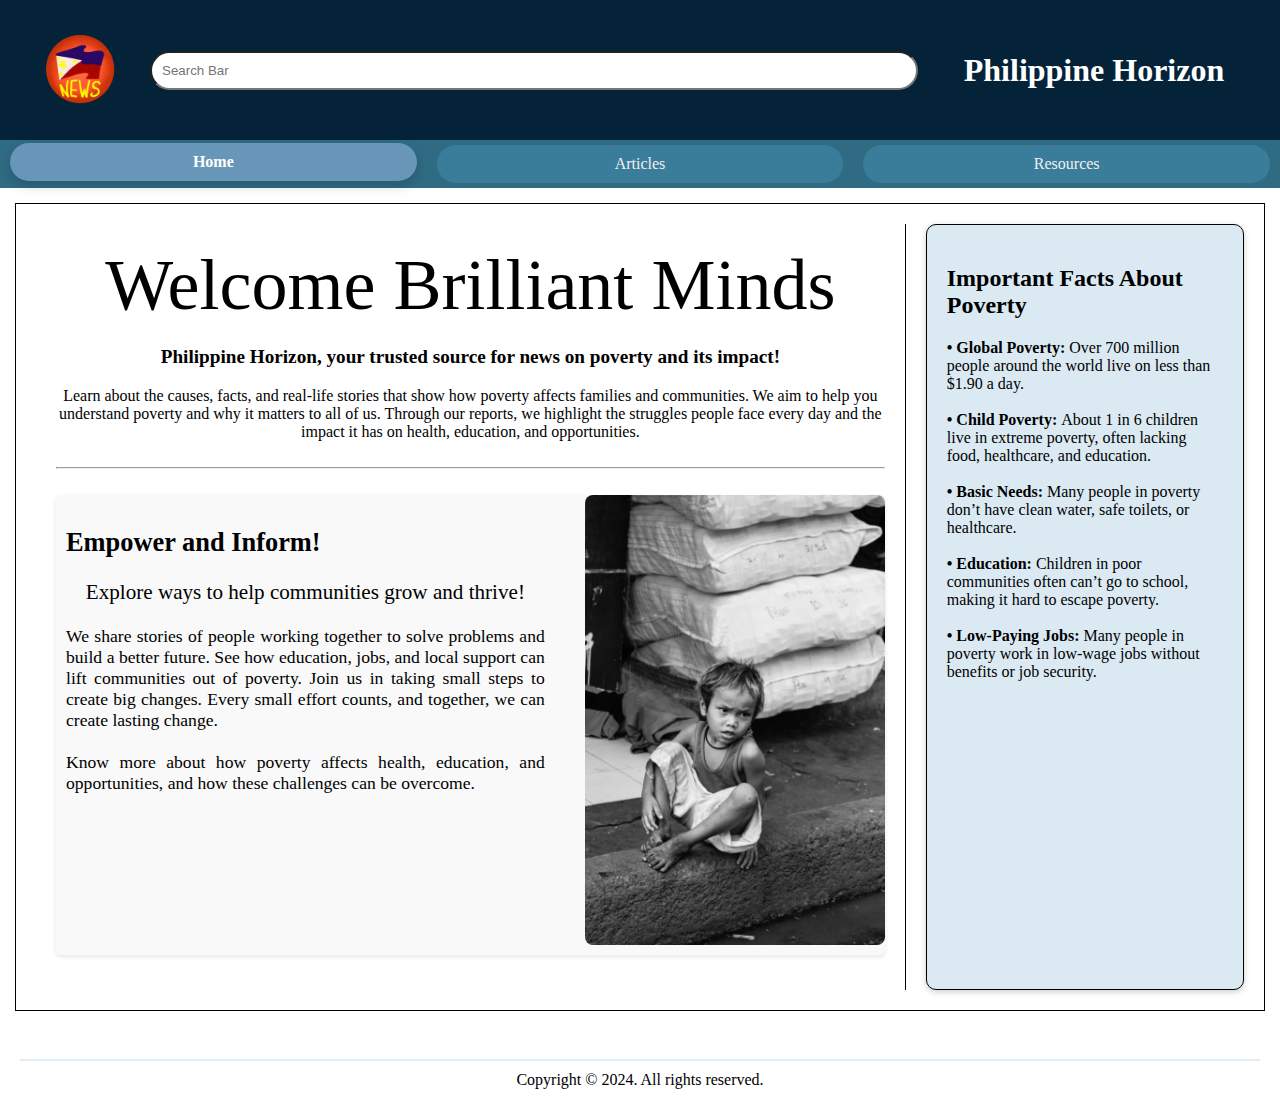
<file: index.html>
<!DOCTYPE html>
<html>
	<head>
		<title>News Line Report</title>
		<link rel="icon" href="Images/logo.png">
		<link rel="stylesheet" type="text/css" href="CSS/style.css">
		<meta charset="UTF-8">
		<meta name="author" content="Group 6">
		<meta name="keywords" content="PROJECT">
		<meta name="date-submitted" content="11-28-2024">
		<meta name="icon" content ="Images/logo.png">
	</head>
	<body>
		<header class="topmost">
			<img src="Images/logo.png" alt="WEBSITE LOGO" width="100px" height="100px">
			<input type="text" placeholder="Search Bar" class="search-bar">
			<h1>Philippine Horizon</h1>
		</header>
		<nav>
			<ul>
				<li><a class="active" href="#">Home</a></li>
				<li><a href="Articleholder.html">Articles</a></li>
				<li><a href="Resources.html">Resources</a></li>	
			</ul>
		</nav>
		<section class="container">
			<section class="main-content">
				<div class = "first" >
					<div class = "head" > Welcome Brilliant Minds </div>
					<div>
						 <p> <strong>Philippine Horizon, your trusted source for news on poverty and its impact! </strong> </p>
						 Learn about the causes, facts, and real-life stories that show how poverty affects families and communities.
						 We aim to help you understand poverty and why it matters to all of us.
						 Through our reports, we highlight the struggles people face every day and the impact it has on health, education, and opportunities.
					</div>
				</div>
				
				 <br> <hr> <br>
				
				<img class = "sidepic" src = "Images/sidepic.jpg" alt = "SIDE PICTURE" width = "300px" height = "450px">
				
				<div class = "second">
					<h2> Empower and Inform! </h2>
					<div>
						<p> Explore ways to help communities grow and thrive! </p>
						 We share stories of people working together to solve problems and build a better future.
						 See how education, jobs, and local support can lift communities out of poverty.
						 Join us in taking small steps to create big changes.
						 Every small effort counts, and together, we can create lasting change.
						 
						 <br> <br>
						 Know more about how poverty affects health, education, and opportunities, and how these challenges can be overcome.
					</div>
				</div>
			</section>
			<aside>
				<h2> Important Facts About Poverty </h2>
				<div> <strong> • Global Poverty: </strong> Over 700 million people around the world live on less than $1.90 a day.</div>
				<br>
				<div> <strong> • Child Poverty: </strong> About 1 in 6 children live in extreme poverty, often lacking food, healthcare, and education.</div>
				<br>
				<div> <strong> • Basic Needs: </strong> Many people in poverty don’t have clean water, safe toilets, or healthcare.</div>
				<br>
				<div> <strong> • Education: </strong> Children in poor communities often can’t go to school, making it hard to escape poverty.</div>
				<br>
				<div> <strong> • Low-Paying Jobs: </strong> Many people in poverty work in low-wage jobs without benefits or job security.</div>
				
				<br>
			</aside>				
		</section>
		<footer>
			<hr>
			<span>Copyright &copy; 2024. All rights reserved.</span>
		</footer>
	</body>
</html>
</file>
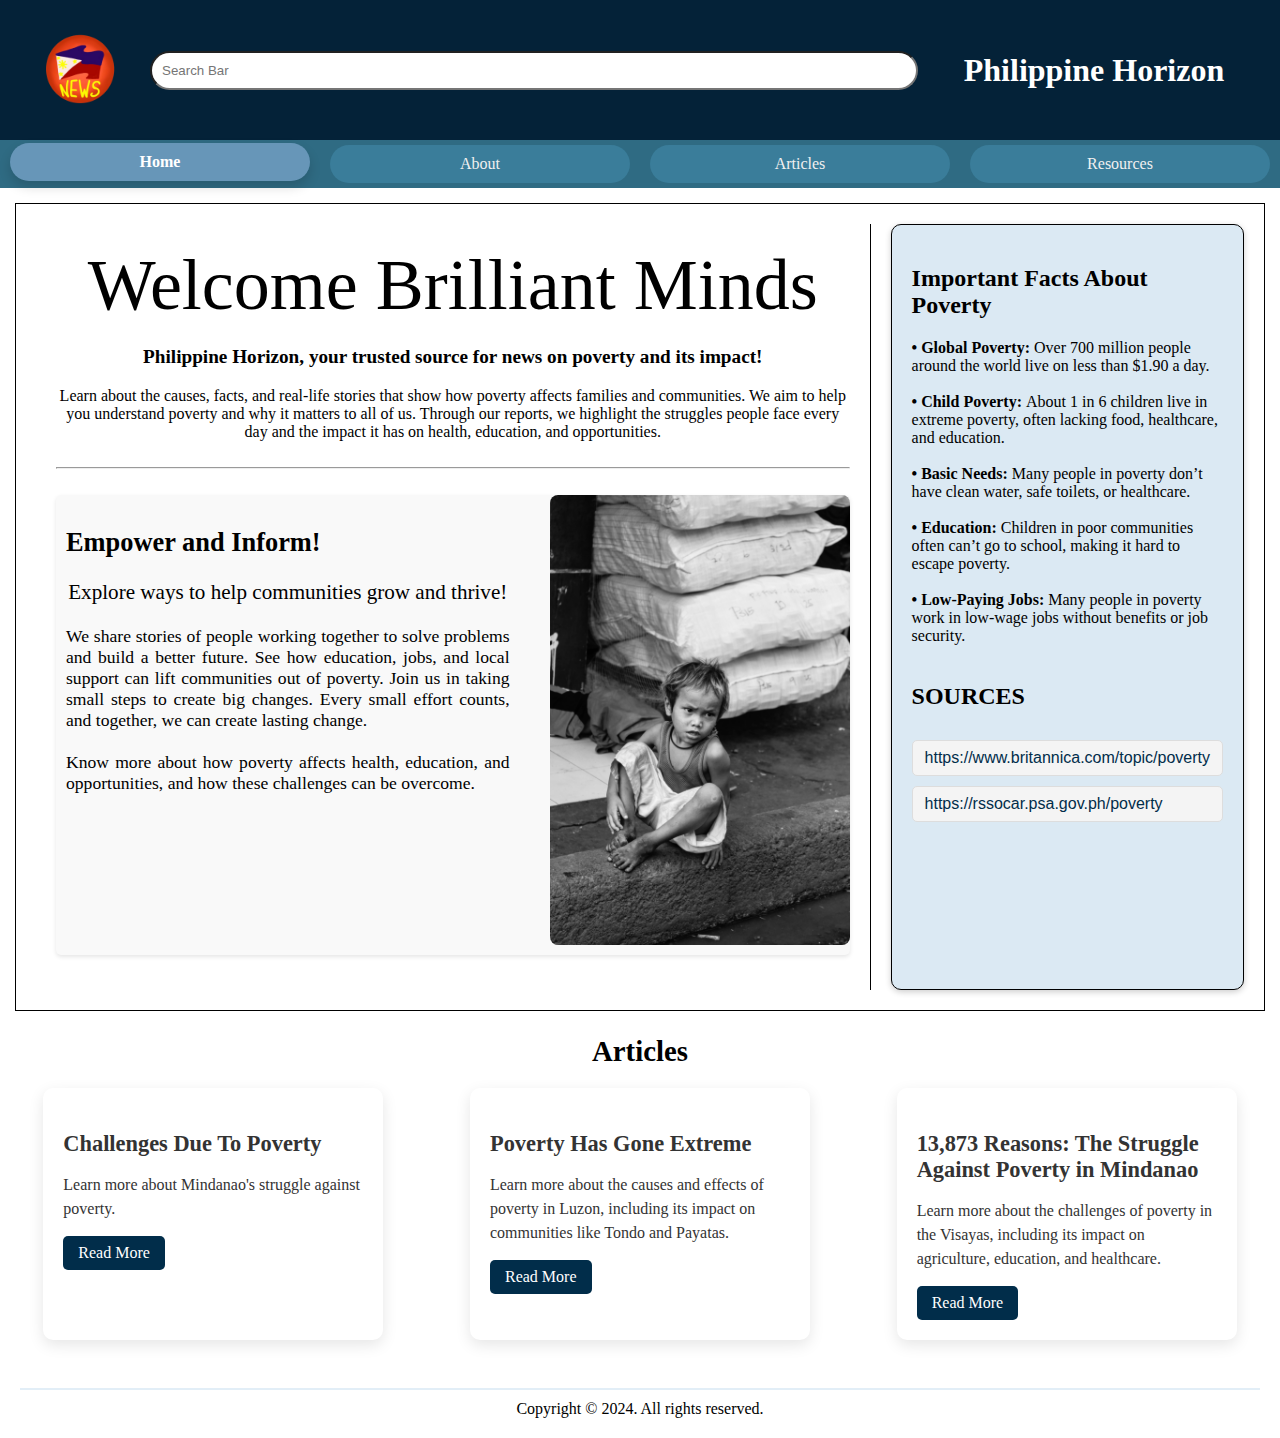
<file: Aritcles.html>
<!DOCTYPE html>
<html>
	<head>
		<title>News Line Report</title>
		<link rel="stylesheet" type="text/css" href="style.css">
		<meta charset="UTF-8">
		<meta name="author" content="Group 6">
		<meta name="keywords" content="PROJECT">
		<meta name="date-submitted" content="11-04-2024">
	</head>
	<body>
		<header class="topmost">
			<img src="logo.png" alt="WEBSITE LOGO" width="100px" height="100px">
			<input type="text" placeholder="Search Bar" class="search-bar">
			<h1>Philippine Horizon</h1>
		</header>
		<nav>
			<ul>
				<li><a class="active" href="#">Home</a></li>
				<li><a href="#">About</a></li>
				<li><a href="#articles">Articles</a></li>
				<li><a href="#">Resources</a></li>	
			</ul>
		</nav>
		<section class="container">
			<section class="main-content">
				<div class = "first" >
					<div class = "head" > Welcome Brilliant Minds </div>
					<div>
						 <p> <strong>Philippine Horizon, your trusted source for news on poverty and its impact! </strong> </p>
						 Learn about the causes, facts, and real-life stories that show how poverty affects families and communities.
						 We aim to help you understand poverty and why it matters to all of us.
						 Through our reports, we highlight the struggles people face every day and the impact it has on health, education, and opportunities.
					</div>
				</div>
				
				 <br> <hr> <br>
				
				<img class = "sidepic" src = "sidepic.jpg" alt = "SIDE PICTURE" width = "300px" height = "450px">
				
				<div class = "second">
					<h2> Empower and Inform! </h2>
					<div>
						<p> Explore ways to help communities grow and thrive! </p>
						 We share stories of people working together to solve problems and build a better future.
						 See how education, jobs, and local support can lift communities out of poverty.
						 Join us in taking small steps to create big changes.
						 Every small effort counts, and together, we can create lasting change.
						 
						 <br> <br>
						 Know more about how poverty affects health, education, and opportunities, and how these challenges can be overcome.
					</div>
				</div>
			</section>
			<aside>
				<h2> Important Facts About Poverty </h2>
				<div> <strong> • Global Poverty: </strong> Over 700 million people around the world live on less than $1.90 a day.</div>
				<br>
				<div> <strong> • Child Poverty: </strong> About 1 in 6 children live in extreme poverty, often lacking food, healthcare, and education.</div>
				<br>
				<div> <strong> • Basic Needs: </strong> Many people in poverty don’t have clean water, safe toilets, or healthcare.</div>
				<br>
				<div> <strong> • Education: </strong> Children in poor communities often can’t go to school, making it hard to escape poverty.</div>
				<br>
				<div> <strong> • Low-Paying Jobs: </strong> Many people in poverty work in low-wage jobs without benefits or job security.</div>
				
				<br>
				
				<h2>SOURCES</h2>
				<div class="sources-container">
					<div class="source-box">
						<a href="https://www.britannica.com/topic/poverty" target="_blank">https://www.britannica.com/topic/poverty</a>
					</div>
					<div class="source-box">
						<a href="https://rssocar.psa.gov.ph/poverty" target="_blank">https://rssocar.psa.gov.ph/poverty</a>
					</div>
				</div>

			</aside>				
		</section>
		<section id = "articles">
				<h2> Articles </h2>
					<div class = "articlebigbox">
						<div class = "articlebox">
							<h3> Challenges Due To Poverty </h3>
							<p> Learn more about Mindanao's struggle against poverty. </p>
							<a href="Article1.html">Read More</a>
						</div>
						<div class = "articlebox">
							<h3> Poverty Has Gone Extreme </h3>
							<p> Learn more about the causes and effects of poverty in Luzon, including its impact on communities like Tondo and Payatas. </p>
							<a href="Article2.html">Read More</a>
						</div>
						<div class = "articlebox">
							<h3> 13,873 Reasons: The Struggle Against Poverty in Mindanao </h3>
							<p> Learn more about the challenges of poverty in the Visayas, including its impact on agriculture, education, and healthcare.  </p>
							<a href="Article3.html">Read More</a>
						</div>
					</div>
			</section>
		<footer>
			<hr>
			<span>Copyright &copy; 2024. All rights reserved.</span>
		</footer>
	</body>
</html>
</file>
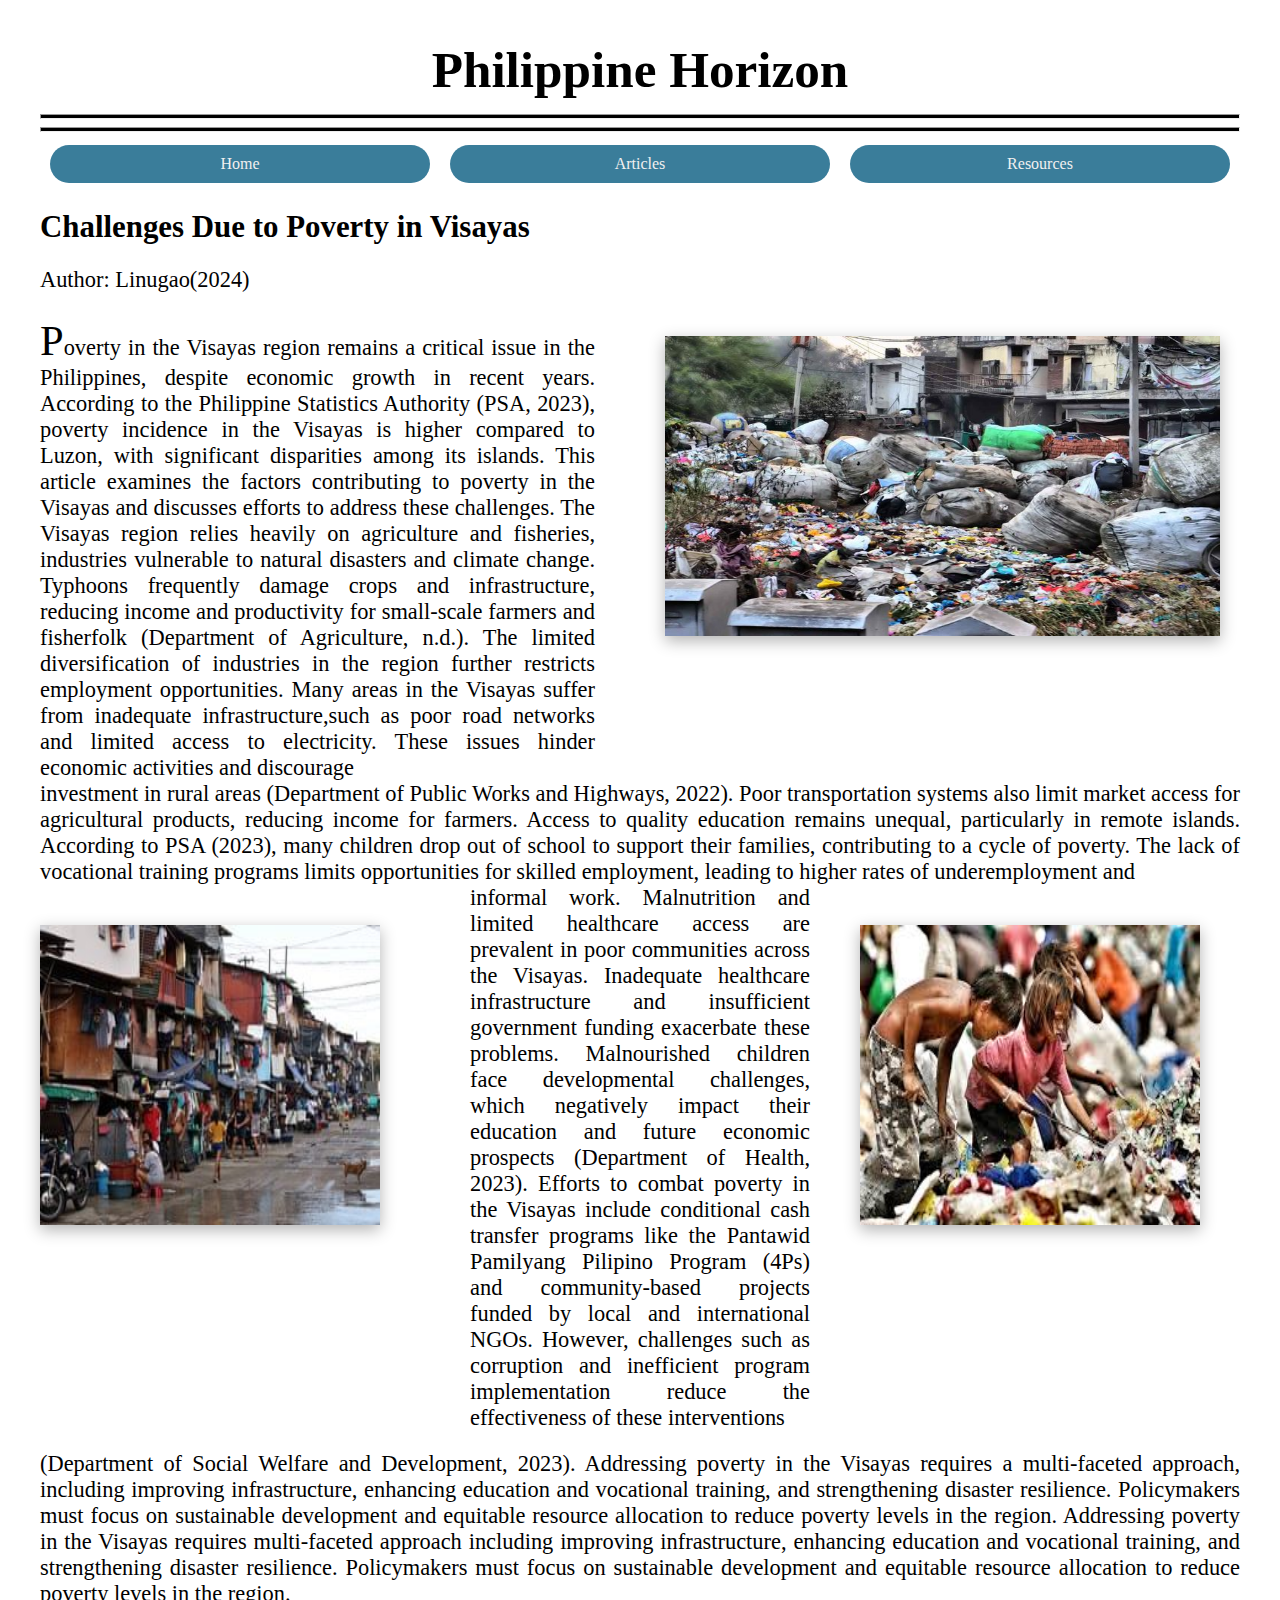
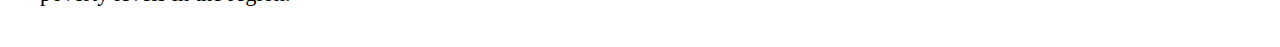
<file: Article1.html>
<!DOCTYPE html>
<html lang="en">
	<head>
	  <meta charset="UTF-8">
	  <meta name="viewport" content="width=device-width, initial-scale=1.0">
	  <link rel="stylesheet" href="CSS/article1.css">
	  <title>Philippine Horizon - Challenges Due to Poverty in Visayas</title>
	  <link rel="icon" href="Images/logo.png">
	</head>
	<body>
		<h1 class = "Web-Name"> Philippine Horizon </h1>
		<hr> <hr>
		<nav>
			<ul>
				<li><a href="index.html">Home</a></li>
				<li><a href="Articleholder.html">Articles</a></li>
				<li><a href="Resources.html">Resources</a></li>	
			</ul>
		</nav>
		<h1 class = "ArticleTitle" > Challenges Due to Poverty in Visayas </h1>
		<p class = "Author" > Author: Linugao(2024)</p>
		<article class = "main-container">
			<section class = "top">
				<section> 
					<a>P</a>overty in the Visayas region remains a critical issue in the Philippines, despite economic growth in recent years.
					According to the Philippine Statistics Authority (PSA, 2023), poverty incidence in the Visayas is higher compared to Luzon, with significant disparities among its islands.
					This article examines the factors contributing to poverty in the Visayas and discusses efforts to address these challenges.
					The Visayas region relies heavily on agriculture and fisheries, industries vulnerable to natural disasters and climate change.
					Typhoons frequently damage crops and infrastructure, reducing income and productivity for small-scale farmers and fisherfolk (Department of Agriculture, n.d.).
					The limited diversification of industries in the region further restricts employment opportunities. Many areas in the Visayas suffer from inadequate infrastructure,such as poor road networks and limited access to electricity.
					These issues hinder economic activities and discourage
				</section>
				<img src = "Images/Art1Top.jpg" alt = "Picture">
			</section>
			<section class = "mid">
				investment in rural areas (Department of Public Works and Highways, 2022).
				Poor transportation systems also limit market access for agricultural products, reducing income for farmers.
				Access to quality education remains unequal, particularly in remote islands. According to PSA (2023), many children drop out of school to support their families, contributing to a cycle of poverty.
				The lack of vocational training programs limits opportunities for skilled employment, leading to higher rates of underemployment and 
			</section>
			<section class = "bottom">
				<img src = "Images/Art1Bot.jpg" alt = "Picture">
				<section> 
					informal work.
					Malnutrition and limited healthcare access are prevalent in poor communities across the Visayas.
					Inadequate healthcare infrastructure and insufficient government funding exacerbate these problems.
					Malnourished children face developmental challenges, which negatively impact their education and future economic prospects (Department of Health, 2023).
					Efforts to combat poverty in the Visayas include conditional cash transfer programs like the Pantawid Pamilyang Pilipino Program (4Ps) and community-based projects funded by local and international NGOs.
					However, challenges such as corruption and inefficient program implementation reduce the effectiveness of these interventions
				</section>
				<img src = "Images/Art1Mid.jpg" alt= "Picture">
			</section>
			<section class = "Tbottom" >
				(Department of Social Welfare and Development, 2023). Addressing poverty in the Visayas requires a multi-faceted approach, including improving infrastructure, enhancing education and vocational training, and strengthening disaster resilience.
				Policymakers must focus on sustainable development and equitable resource allocation to reduce poverty levels in the region.
				Addressing poverty in the Visayas requires multi-faceted approach including improving infrastructure, enhancing education and vocational training, and strengthening disaster resilience.
				Policymakers must focus on sustainable development and equitable resource allocation to reduce poverty levels in the region.
			</section>
		</article>
	</body>
</html>
</file>
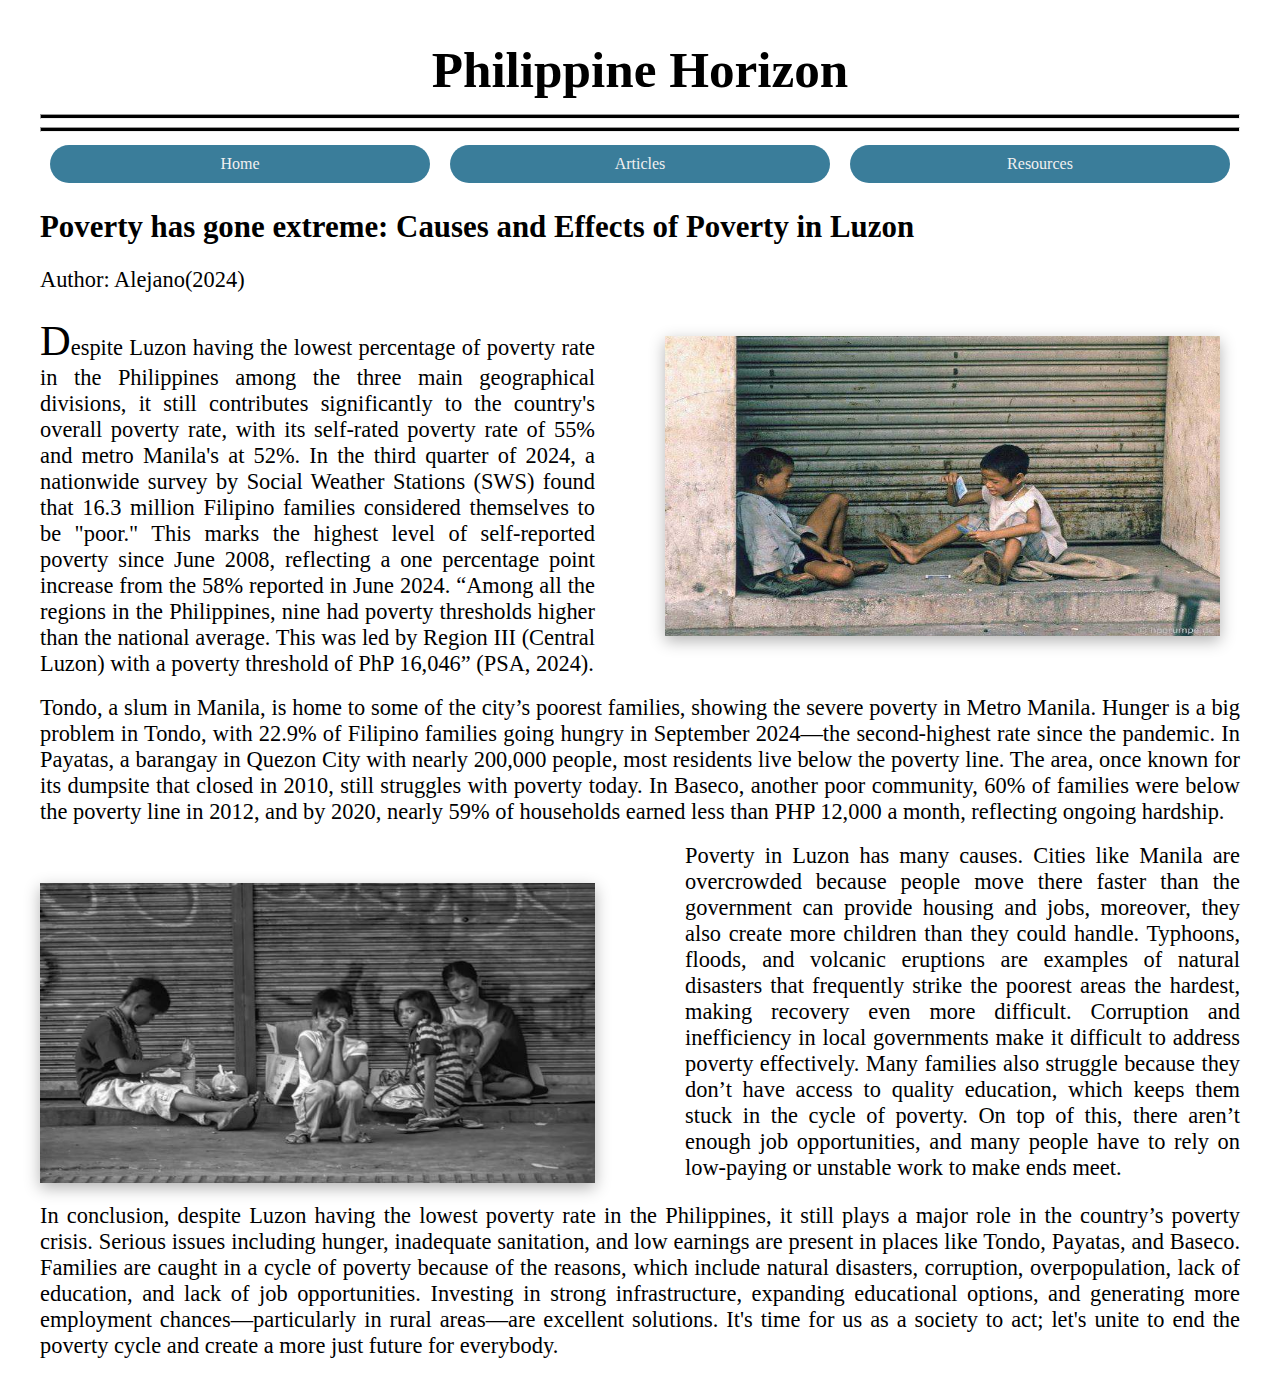
<file: Article2.html>
<!DOCTYPE html>
<html lang="en">
	<head>
	  <meta charset="UTF-8">
	  <meta name="viewport" content="width=device-width, initial-scale=1.0">
	  <link rel="stylesheet" href="CSS/article2.css">
	  <title>Philippine Horizon - Poverty has gone extreme: Causes and Effects of Poverty in Luzon</title>
	  <link rel="icon" href="Images/logo.png">
	</head>
	<body>
		<h1 class = "Web-Name"> Philippine Horizon </h1>
		<hr> <hr>
		<nav>
			<ul>
				<li><a href="index.html">Home</a></li>
				<li><a href="Articleholder.html">Articles</a></li>
				<li><a href="Resources">Resources</a></li>	
			</ul>
		</nav>
		<h1 class = "ArticleTitle" > Poverty has gone extreme: Causes and Effects of Poverty in Luzon </h1>
		<p class = "Author" > Author: Alejano(2024)</p>
		<article class = "main-container">
			<section class = "top">
				<section> 
					<a>D</a>espite Luzon having the lowest percentage of poverty rate in the Philippines among the three main geographical divisions, 
					it still contributes significantly to the country's overall poverty rate, with its self-rated poverty rate of 55% and metro Manila's at 52%.
					In the third quarter of 2024, a nationwide survey by Social Weather Stations (SWS) found that 16.3 million Filipino families considered themselves to be "poor."
					This marks the highest level of self-reported poverty since June 2008, reflecting a one percentage point increase from the 58% reported in June 2024. 
					“Among all the regions in the Philippines, nine had poverty thresholds higher than the national average. This was led by Region III (Central Luzon) with a poverty threshold of PhP 16,046” (PSA, 2024).
				</section>						
				<img src = "Images/Art2Top.jpg" alt = "Picture">
			</section>
			
			<br>
			
			<section class = "mid">
				Tondo, a slum in Manila, is home to some of the city’s poorest families, showing the severe poverty in Metro Manila.
				Hunger is a big problem in Tondo, with 22.9% of Filipino families going hungry in September 2024—the second-highest rate since the pandemic.
				In Payatas, a barangay in Quezon City with nearly 200,000 people, most residents live below the poverty line. The area, once known for its dumpsite that closed in 2010, still struggles with poverty today.
				In Baseco, another poor community, 60% of families were below the poverty line in 2012, and by 2020, nearly 59% of households earned less than PHP 12,000 a month, reflecting ongoing hardship.
			</section>
			
			<br>
			
			<section class = "bottom">
				<img src = "Images/Art2Bot.jpg" alt = "Picture">
				<section> 
					Poverty in Luzon has many causes. 
					Cities like Manila are overcrowded because people move there faster than the government can provide housing and jobs, 
					moreover, they also create more children than they could handle.
					Typhoons, floods, and volcanic eruptions are examples of natural disasters that frequently strike the poorest areas the hardest,
					making recovery even more difficult. Corruption and inefficiency in local governments make it difficult to address poverty effectively.
					Many families also struggle because they don’t have access to quality education, which keeps them stuck in the cycle of poverty. 
					On top of this, there aren’t enough job opportunities, and many people have to rely on low-paying or unstable work to make ends meet.
					
				</section>
			</section>
			<section class = "conclusion" >
				In conclusion, despite Luzon having the lowest poverty rate in the Philippines, it still plays a major role in the country’s poverty crisis.
				Serious issues including hunger, inadequate sanitation, and low earnings are present in places like Tondo, Payatas, and Baseco.
				Families are caught in a cycle of poverty because of the reasons, which include natural disasters, corruption, overpopulation, lack of education, and lack of job opportunities.
				Investing in strong infrastructure, expanding educational options, and generating more employment chances—particularly in rural areas—are excellent solutions.
				It's time for us as a society to act; let's unite to end the poverty cycle and create a more just future for everybody.
			</section>
		</article>
	</body>
</html>
</file>
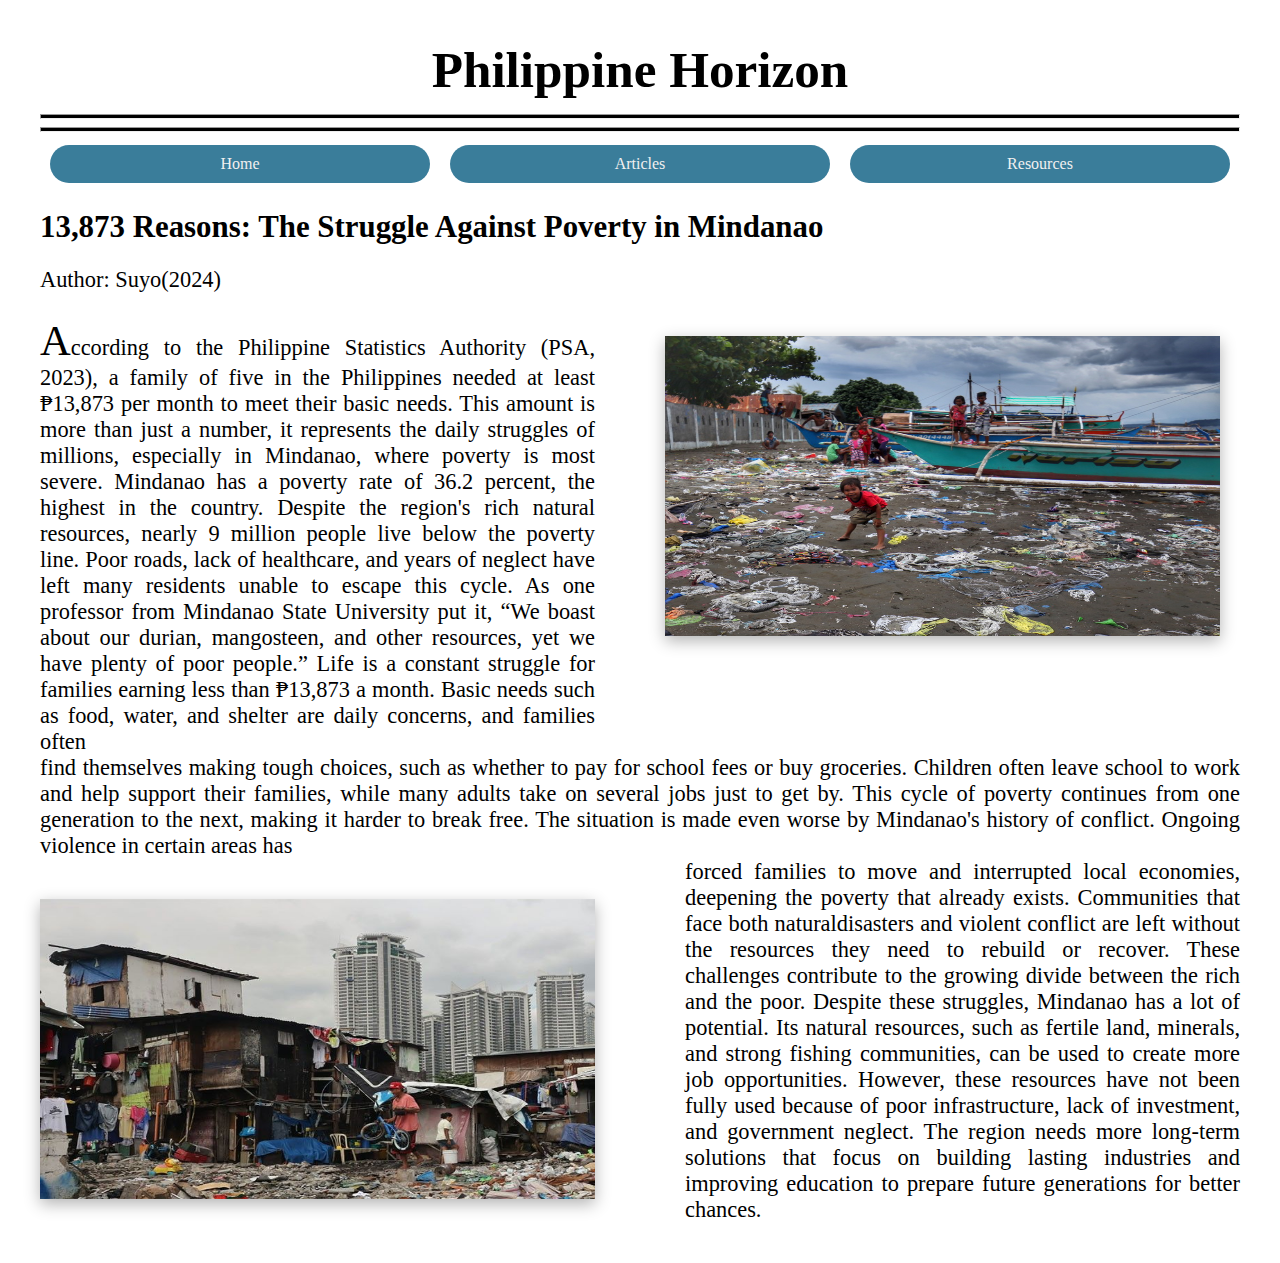
<file: Article3.html>
<!DOCTYPE html>
<html lang="en">
	<head>
	  <meta charset="UTF-8">
	  <meta name="viewport" content="width=device-width, initial-scale=1.0">
	  <link rel="stylesheet" href="CSS/article3.css">
	  <title>Philippine Horizon - 13,873 Reasons: The Struggle Against Poverty in Mindanao</title>
	  <link rel="icon" href="Images/logo.png">
	</head>
	<body>
		<h1 class = "Web-Name"> Philippine Horizon </h1>
		<hr> <hr>
		<nav>
			<ul>
				<li><a href="index.html">Home</a></li>
				<li><a href="Articleholder.html">Articles</a></li>
				<li><a href="Resources">Resources</a></li>	
			</ul>
		</nav>
		<h1 class = "ArticleTitle" > 13,873 Reasons: The Struggle Against Poverty in Mindanao </h1>
		<p class = "Author" > Author: Suyo(2024)</p>
		<article class = "main-container">
			<section class = "top">
				<section> 
					<a>A</a>ccording to the Philippine Statistics Authority (PSA, 2023), a family of five in the Philippines needed at least ₱13,873 per month to meet their basic needs.
					This amount is more than just a number, it represents the daily struggles of millions, especially in Mindanao, where poverty is most severe.
					Mindanao has a poverty rate of 36.2 percent, the highest in the country. Despite the region's rich natural resources, nearly 9 million people live below the poverty line.
					Poor roads, lack of healthcare, and years of neglect have left many residents unable to escape this cycle.
					As one professor from Mindanao State University put it, “We boast about our durian, mangosteen, and other resources, yet we have plenty of poor people.”
					Life is a constant struggle for families earning less than ₱13,873 a month. Basic needs such as food,  water, and shelter are daily concerns, and families often
				</section>
				<img src = "Images/Art3Top.jpg" alt = "Picture">
			</section>
			<section class = "mid">
				find themselves making tough choices, such as whether to pay for school fees or buy groceries.
				Children often leave school to work and help support their families, while many adults take on several jobs just to get by.
				This cycle of poverty continues from one generation to the next, making it harder to break free. The situation is made even worse by Mindanao's history of conflict. 
				Ongoing violence in certain areas has
			</section>
			<section class = "bottom">
				<img src = "Images/Art3Bot.jpg" alt = "Picture">
				<section> 
					forced families to move and interrupted local economies, deepening the poverty that already exists. 
					Communities that face both naturaldisasters and violent conflict are left without the resources they need to rebuild or recover.
					These challenges contribute to the growing divide between the rich and the poor.
					Despite these struggles, Mindanao has a lot of potential. Its natural resources, such as fertile land, minerals, and strong fishing communities, can be used to create more job opportunities.
					However, these resources have not been fully used because of poor infrastructure, lack of investment, and government neglect.
					The region needs more long-term solutions that focus on building lasting industries and improving education to prepare future generations for better chances.
				</section>
		</article>
	</body>
</html>
</file>
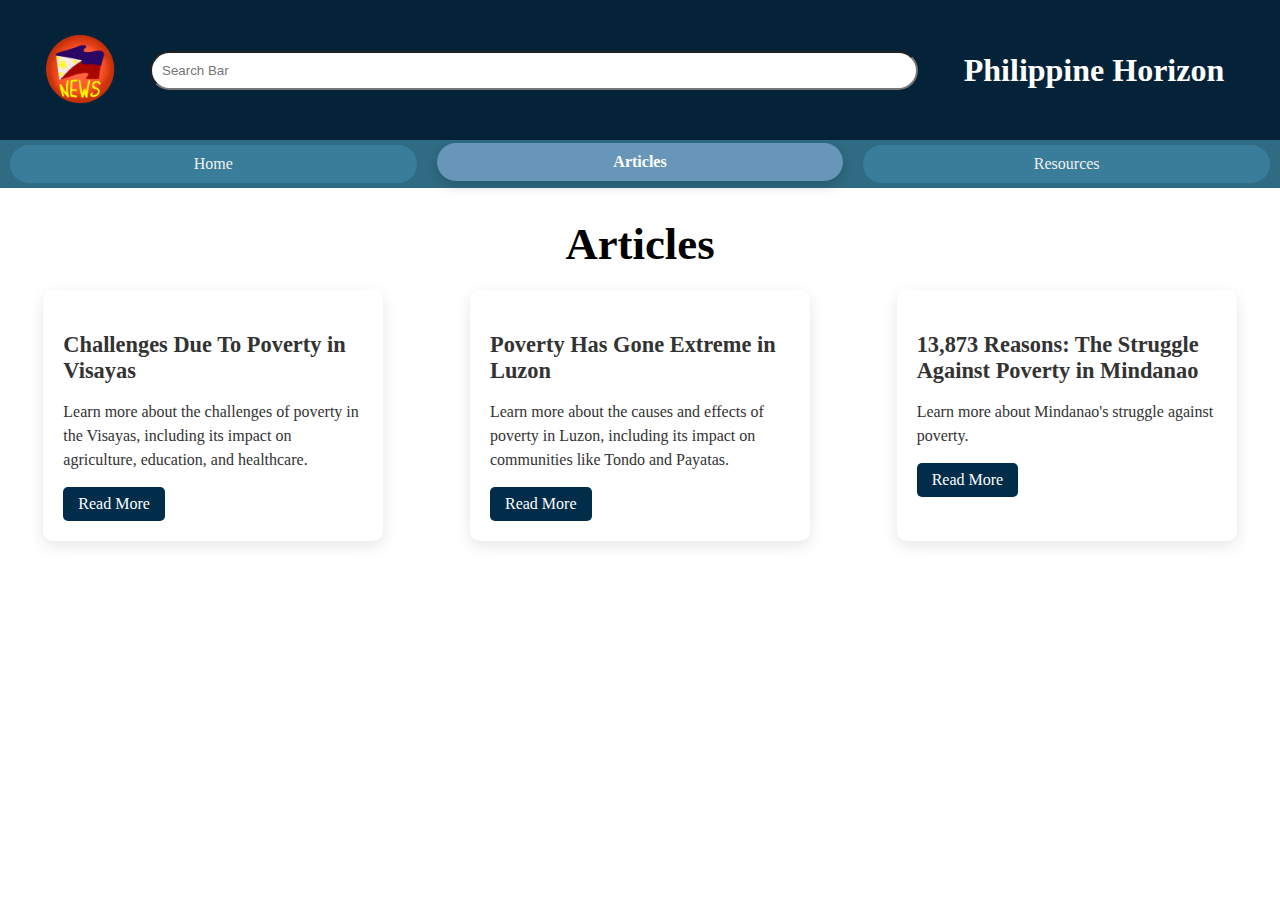
<file: Articleholder.html>
<!DOCTYPE html>
<html>
	<head>
		<title>News Line Report</title>
		<link rel="icon" href="Images/logo.png">
		<link rel="stylesheet" type="text/css" href="CSS/Articleholder.css">
		<meta charset="UTF-8">
		<meta name="author" content="Group 6">
		<meta name="keywords" content="PROJECT">
		<meta name="date-submitted" content="11-28-2024">
	</head>
	<body>
		<header class="topmost">
			<img src="Images/logo.png" alt="WEBSITE LOGO" width="100px" height="100px">
			<input type="text" placeholder="Search Bar" class="search-bar">
			<h1>Philippine Horizon</h1>
		</header>
		<nav>
			<ul>
				<li><a href="index.html">Home</a></li>
				<li><a class = "active" href="Articleholder.html">Articles</a></li>
				<li><a href="Resources.html">Resources</a></li>	
			</ul>
		</nav>
		<section id = "articles">
				<h1> Articles </h1>
					<div class = "articlebigbox">
						<div class = "articlebox">
							<h3> Challenges Due To Poverty in Visayas </h3>
							<p> Learn more about the challenges of poverty in the Visayas, including its impact on agriculture, education, and healthcare.  </p>
							<a href="Article1.html">Read More</a>
						</div>
						<div class = "articlebox">
							<h3> Poverty Has Gone Extreme in Luzon </h3>
							<p> Learn more about the causes and effects of poverty in Luzon, including its impact on communities like Tondo and Payatas. </p>
							<a href="Article2.html">Read More</a>
						</div>
						<div class = "articlebox">
							<h3> 13,873 Reasons: The Struggle Against Poverty in Mindanao </h3>
							<p> Learn more about Mindanao's struggle against poverty. </p>
							<a href="Article3.html">Read More</a>
						</div>
					</div>
		</section>
	</body>
</html>
</file>
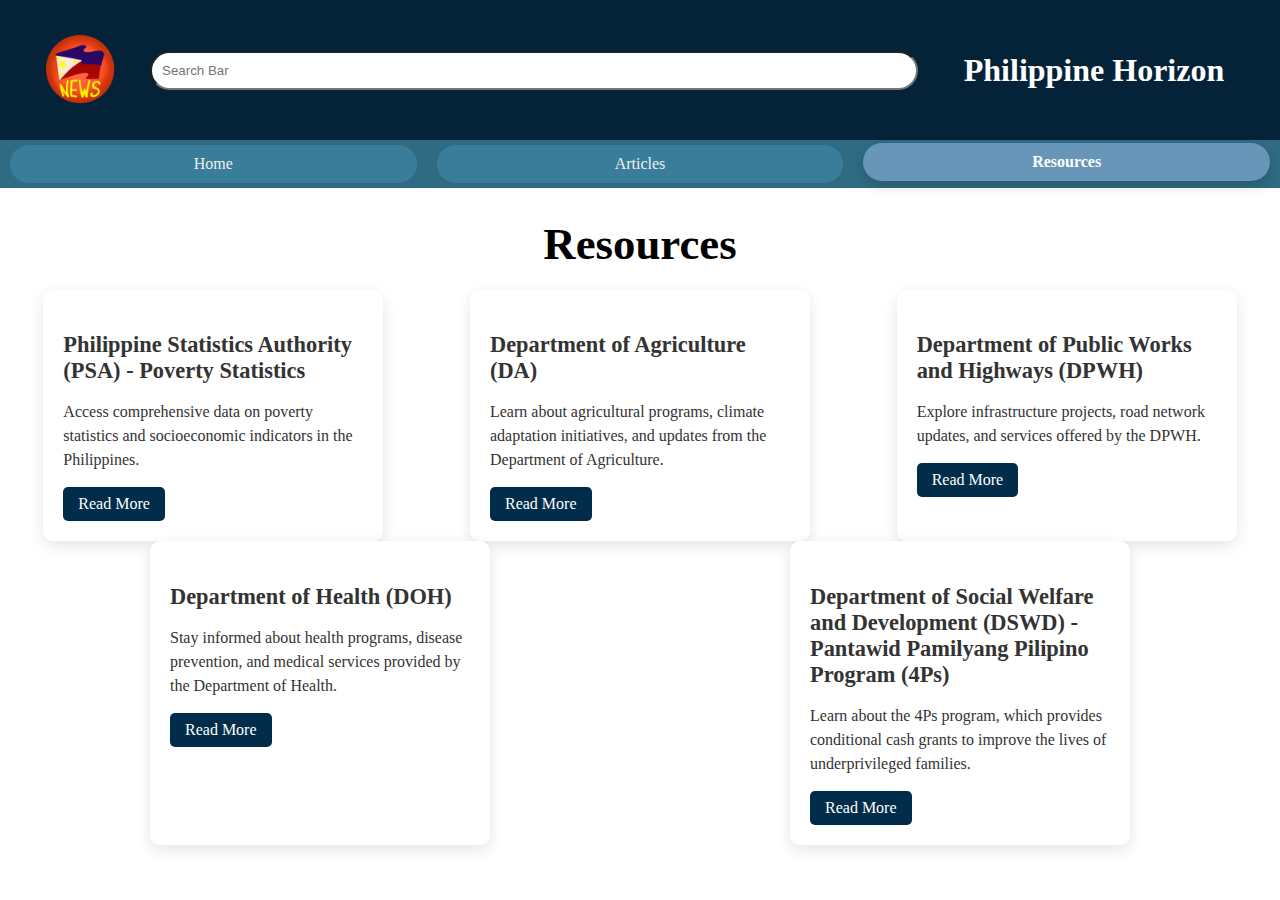
<file: Resources.html>
<!DOCTYPE html>
<html>
	<head>
		<title>News Line Report</title>
		<link rel="icon" href="Images/logo.png">
		<link rel="stylesheet" type="text/css" href="CSS/Resources.css">
		<meta charset="UTF-8">
		<meta name="author" content="Group 6">
		<meta name="keywords" content="PROJECT">
		<meta name="date-submitted" content="11-28-2024">
	</head>
	<body>
		<header class="topmost">
			<img src="Images/logo.png" alt="WEBSITE LOGO" width="100px" height="100px">
			<input type="text" placeholder="Search Bar" class="search-bar">
			<h1>Philippine Horizon</h1>
		</header>
		<nav>
			<ul>
				<li><a href="index.html">Home</a></li>
				<li><a href="Articleholder.html">Articles</a></li>
				<li><a class = "active" href="Resources.html">Resources</a></li>	
			</ul>
		</nav>
		<section id = "articles">
				<h1> Resources </h1>
					<div class = "articlebigbox">
						<div class = "articlebox">
							<h3> Philippine Statistics Authority (PSA) - Poverty Statistics </h3>
							<p> Access comprehensive data on poverty statistics and socioeconomic indicators in the Philippines.  </p>
							<a href="https://psa.gov.ph/statistics/poverty">Read More</a>
						</div>
						<div class = "articlebox">
							<h3> Department of Agriculture (DA) </h3>
							<p> Learn about agricultural programs, climate adaptation initiatives, and updates from the Department of Agriculture. </p>
							<a href="https://amia.da.gov.ph/">Read More</a>
						</div>
						<div class = "articlebox">
							<h3> Department of Public Works and Highways (DPWH) </h3>
							<p> Explore infrastructure projects, road network updates, and services offered by the DPWH. </p>
							<a href="https://www.dpwh.gov.ph/dpwh/">Read More</a>
						</div>
						<div class = "articlebox">
							<h3> Department of Health (DOH) </h3>
							<p> Stay informed about health programs, disease prevention, and medical services provided by the Department of Health. </p>
							<a href="https://doh.gov.ph/">Read More</a>
						</div>
						<div class = "articlebox">
							<h3> Department of Social Welfare and Development (DSWD) - Pantawid Pamilyang Pilipino Program (4Ps) </h3>
							<p> Learn about the 4Ps program, which provides conditional cash grants to improve the lives of underprivileged families. </p>
							<a href="https://car.dswd.gov.ph/programs-services/core-programs/pantawid-pamilyang-pilipino-program-4ps/">Read More</a>
						</div>
					</div>
		</section>
	</body>
</html>
</file>
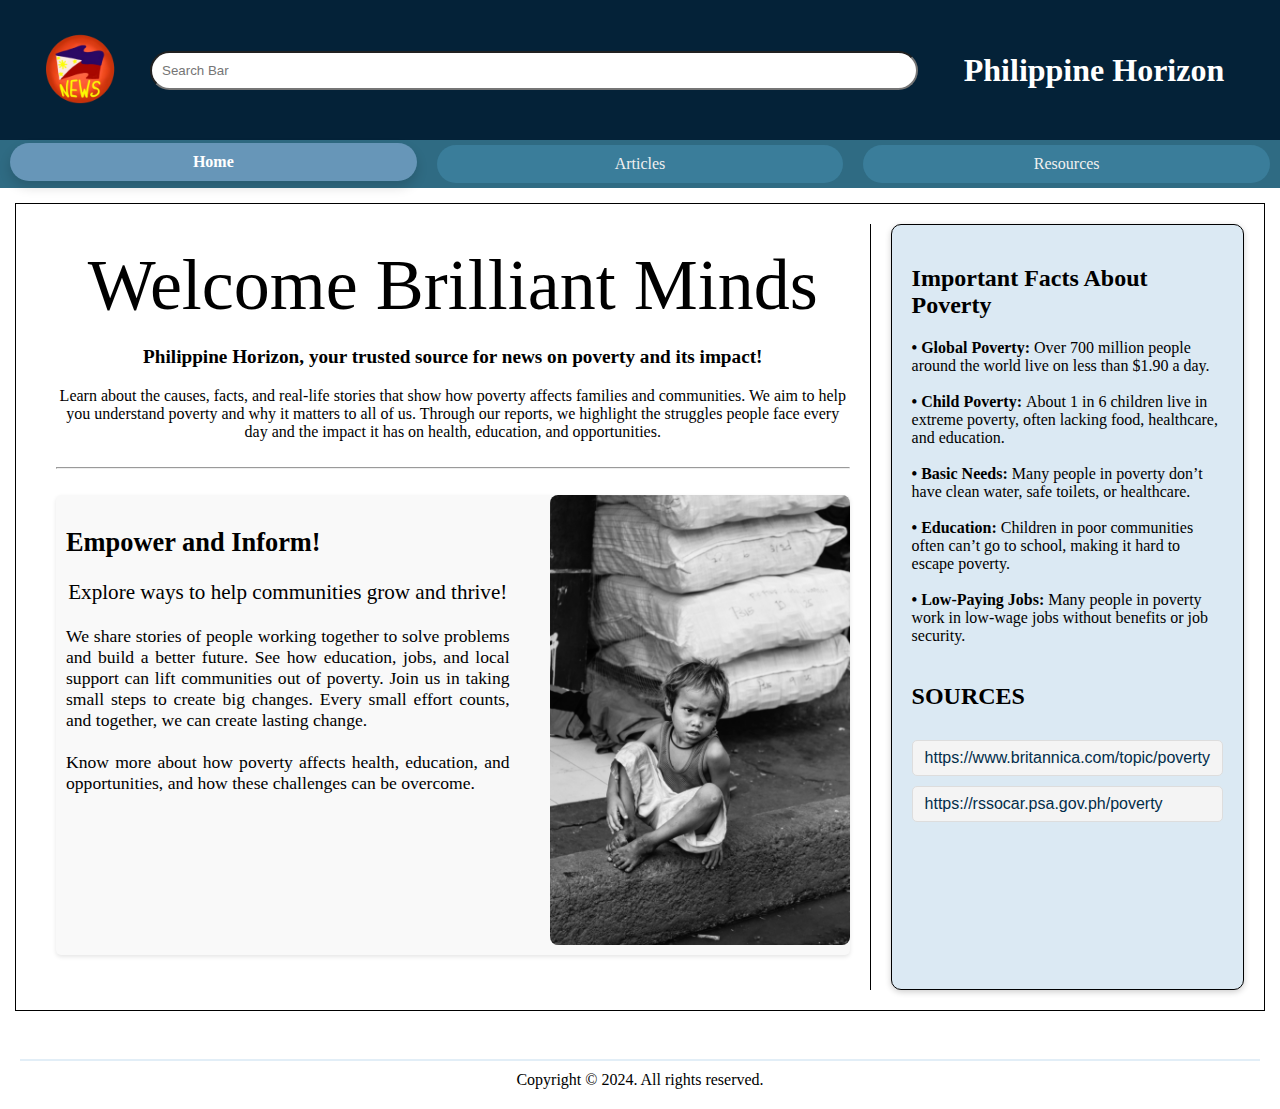
<file: Website.html>
<!DOCTYPE html>
<html>
	<head>
		<title>News Line Report</title>
		<link rel="stylesheet" type="text/css" href="style.css">
		<meta charset="UTF-8">
		<meta name="author" content="Group 6">
		<meta name="keywords" content="PROJECT">
		<meta name="date-submitted" content="11-28-2024">
	</head>
	<body>
		<header class="topmost">
			<img src="logo.png" alt="WEBSITE LOGO" width="100px" height="100px">
			<input type="text" placeholder="Search Bar" class="search-bar">
			<h1>Philippine Horizon</h1>
		</header>
		<nav>
			<ul>
				<li><a class="active" href="#">Home</a></li>
				<li><a href="Articleholder.html">Articles</a></li>
				<li><a href="#sources">Resources</a></li>	
			</ul>
		</nav>
		<section class="container">
			<section class="main-content">
				<div class = "first" >
					<div class = "head" > Welcome Brilliant Minds </div>
					<div>
						 <p> <strong>Philippine Horizon, your trusted source for news on poverty and its impact! </strong> </p>
						 Learn about the causes, facts, and real-life stories that show how poverty affects families and communities.
						 We aim to help you understand poverty and why it matters to all of us.
						 Through our reports, we highlight the struggles people face every day and the impact it has on health, education, and opportunities.
					</div>
				</div>
				
				 <br> <hr> <br>
				
				<img class = "sidepic" src = "sidepic.jpg" alt = "SIDE PICTURE" width = "300px" height = "450px">
				
				<div class = "second">
					<h2> Empower and Inform! </h2>
					<div>
						<p> Explore ways to help communities grow and thrive! </p>
						 We share stories of people working together to solve problems and build a better future.
						 See how education, jobs, and local support can lift communities out of poverty.
						 Join us in taking small steps to create big changes.
						 Every small effort counts, and together, we can create lasting change.
						 
						 <br> <br>
						 Know more about how poverty affects health, education, and opportunities, and how these challenges can be overcome.
					</div>
				</div>
			</section>
			<aside>
				<h2> Important Facts About Poverty </h2>
				<div> <strong> • Global Poverty: </strong> Over 700 million people around the world live on less than $1.90 a day.</div>
				<br>
				<div> <strong> • Child Poverty: </strong> About 1 in 6 children live in extreme poverty, often lacking food, healthcare, and education.</div>
				<br>
				<div> <strong> • Basic Needs: </strong> Many people in poverty don’t have clean water, safe toilets, or healthcare.</div>
				<br>
				<div> <strong> • Education: </strong> Children in poor communities often can’t go to school, making it hard to escape poverty.</div>
				<br>
				<div> <strong> • Low-Paying Jobs: </strong> Many people in poverty work in low-wage jobs without benefits or job security.</div>
				
				<br>
				
				<h2 id = "sources" >SOURCES</h2>
				<div class="sources-container">
					<div class="source-box">
						<a href="https://www.britannica.com/topic/poverty" target="_blank">https://www.britannica.com/topic/poverty</a>
					</div>
					<div class="source-box">
						<a href="https://rssocar.psa.gov.ph/poverty" target="_blank">https://rssocar.psa.gov.ph/poverty</a>
					</div>
				</div>

			</aside>				
		</section>
		<footer>
			<hr>
			<span>Copyright &copy; 2024. All rights reserved.</span>
		</footer>
	</body>
</html>
</file>
<file: CSS/style.css>
html {
	scroll-behavior: smooth;
}

body {
    margin: 0;
    font-family: Georgia, serif;
}

header {
    display: flex;
    align-items: center;
    background-color: #042238;
	padding: 10px 20px;
}

/* HEADER CONTENT */
header img {
    float: left;
    margin: 10px;
}

header h1 {
    flex: 1;
    font-family: 'Times New Roman', Times, serif;
    text-align: center;
    padding: 10px;
    margin: 0;
}

.topmost {
    display: flex;
    padding: 10px 20px;
    color: white;
    align-items: center;
}

.search-bar {
    padding: 10px;
    display: block;
    width: 60%;
    margin: 10px;
    margin-left: 10px;
    border-radius: 20px;
}

/* NAVIGATION CONTENT */
nav {
    width: 100%;
    margin: 0;
	background-color: #2F6B83;
}

nav ul {
    list-style-type: none;
    justify-content: center;
    display: flex;
    margin: 0;
    padding: 5px 0;
}

nav ul li {
    flex: 1;
	border-radius: 5px;
    text-align: center;
	margin: 0 10px;
}

nav ul li a {
    display: block;
    margin: 0;
    padding: 10px 20px;
    border-radius: 20px;
    font-family: 'Times New Roman', Times, serif;
    background-color: #3A7D9A;
    text-decoration: none;
    color: #F0F0F0;
    transition: background-color 0.3s ease, color 0.3s ease, transform 0.2s ease, box-shadow 0.2s ease;
}

nav ul li a:hover {
    background-color: #2F6B83;
    color: white; 
    text-decoration: underline;
	transform: scale(1.1);
    box-shadow: 0px 4px 6px rgba(0, 0, 0, 0.1);
}

nav ul li a.active {
	background-color: #6796b8; 
    color: white;
    font-weight: bold;
    transform: translateY(-2px); 
    box-shadow: 0px 6px 12px rgba(0, 0, 0, 0.15); 
    transition: transform 0.3s ease, box-shadow 0.3s ease;
}

nav ul li a:active {
    background-color: #264D5C;
    color: white;
    transform: scale(0.97);
    box-shadow: 0px 2px 4px rgba(0, 0, 0, 0.2);
    transition: transform 0.1s ease-out, box-shadow 0.1s ease-out;
}

/* BODY CONTENT */
.container {
    padding: 20px;
    margin: 15px;
    display: flex;
    border: 1px solid black;
}

.container div.head {
    font-family: Madrid, serif;
    font-size: 4.5em;
	text-align: center;
}

.container h2.second {
    font-family: Madrid, serif;
    font-size: 1.4em;
}

.container div p:nth-child(1) {
	font-size: 1.2em;
	text-align: center;
}
.container div p:nth-child(2) {
	font-size: 2em;
}

section div.first {
    text-align: center;
	text-align:center;
}

section div.second {
    font-size: 1.1em;
    text-align: justify;
    margin-bottom: 15px;
    padding: 10px;
    background-color: #f9f9f9;
    border-radius: 5px;
    box-shadow: 0 2px 4px rgba(0, 0, 0, 0.1);
	min-height: 440px;
}

section.main-content {
    flex: 3;
    padding: 20px;
    border-right: 1px solid black;
}

img.Head{
	border-radius: 5px;
}

img.sidepic {
	float: right;
	margin-left: 40px;
	border-radius: 8px;
}

.articles {
    padding: 20px;
    background: #f4f7fb;
    border-top: 2px solid #ddd;
}

#articles h2 {
    font-size: 1.8em;
    text-align: center;
    margin-bottom: 20px;
}

.articlebigbox {
    display: flex;
    justify-content: space-around;
    flex-wrap: wrap;
}

.articlebox {
    background: white;
    color: #333;
    padding: 20px;
    width: 300px;
    border-radius: 10px;
	transform: scale(1) translateY(0);
    box-shadow: 0 5px 15px rgba(0, 0, 0, 0.1);
    transition: transform 0.3s ease, box-shadow 0.3s ease;
}

.articlebox:hover {
    transform: scaleY(1.05) translateY(-10px);
    box-shadow: 0 10px 20px rgba(0, 0, 0, 0.2);
}

.articlebox h3 {
    font-size: 1.4em;
    margin-bottom: 10px;
}

.articlebox p {
    font-size: 1em;
    margin-bottom: 15px;
    line-height: 1.5;
}

.articlebox a {
    display: inline-block;
    padding: 8px 15px;
    background: #012d4a;
    color: white;
    text-decoration: none;
    border-radius: 5px;
    transition: background 0.3s ease;
}

.articlebox a:hover {
    background: #6796b8;
}

aside {
    flex: 1;
    padding: 20px;
    border: 1px solid black;
	border-radius: 10px;
    margin-left: 20px;
    background-color: #dbe9f3;
	box-shadow: 0 2px 6px rgba(0, 0, 0, 0.2);
}

/* Sources Section */
.sources-container {
    margin-top: 20px;
    padding: 10px 0;
}

.source-box {
    padding: 8px 12px;
    margin-bottom: 10px;
    background-color: #f4f4f4;
    border-radius: 5px;
    border: 1px solid #ddd;
}

.source-box a {
    font-family: Arial, sans-serif;
    font-size: 1em;
    color: #012d4a;
    text-decoration: none;
}

.source-box a:hover {
    text-decoration: underline;
    color: #346C9A;
}


/* FOOTER CONTENT */
footer {
    text-align: center;
    padding: 20px;
    color: black;
    margin-top: 20px;
}

footer hr {
    border: 1px solid #e2eef7;
    margin-bottom: 10px;
}
</file>
<file: style.css>
html {
	scroll-behavior: smooth;
}

body {
    margin: 0;
    font-family: Georgia, serif;
}

header {
    display: flex;
    align-items: center;
    background-color: #042238;
	padding: 10px 20px;
}

/* HEADER CONTENT */
header img {
    float: left;
    margin: 10px;
}

header h1 {
    flex: 1;
    font-family: 'Times New Roman', Times, serif;
    text-align: center;
    padding: 10px;
    margin: 0;
}

.topmost {
    display: flex;
    padding: 10px 20px;
    color: white;
    align-items: center;
}

.search-bar {
    padding: 10px;
    display: block;
    width: 60%;
    margin: 10px;
    margin-left: 10px;
    border-radius: 20px;
}

/* NAVIGATION CONTENT */
nav {
    width: 100%;
    margin: 0;
	background-color: #2F6B83;
}

nav ul {
    list-style-type: none;
    justify-content: center;
    display: flex;
    margin: 0;
    padding: 5px 0;
}

nav ul li {
    flex: 1;
	border-radius: 5px;
    text-align: center;
	margin: 0 10px;
}

nav ul li a {
    display: block;
    margin: 0;
    padding: 10px 20px;
    border-radius: 20px;
    font-family: 'Times New Roman', Times, serif;
    background-color: #3A7D9A;
    text-decoration: none;
    color: #F0F0F0;
    transition: background-color 0.3s ease, color 0.3s ease, transform 0.2s ease, box-shadow 0.2s ease;
}

nav ul li a:hover {
    background-color: #2F6B83;
    color: white; 
    text-decoration: underline;
	transform: scale(1.1);
    box-shadow: 0px 4px 6px rgba(0, 0, 0, 0.1);
}

nav ul li a.active {
	background-color: #6796b8; 
    color: white;
    font-weight: bold;
    transform: translateY(-2px); 
    box-shadow: 0px 6px 12px rgba(0, 0, 0, 0.15); 
    transition: transform 0.3s ease, box-shadow 0.3s ease;
}

nav ul li a:active {
    background-color: #264D5C;
    color: white;
    transform: scale(0.97);
    box-shadow: 0px 2px 4px rgba(0, 0, 0, 0.2);
    transition: transform 0.1s ease-out, box-shadow 0.1s ease-out;
}

/* BODY CONTENT */
.container {
    padding: 20px;
    margin: 15px;
    display: flex;
    border: 1px solid black;
}

.container div.head {
    font-family: Madrid, serif;
    font-size: 4.5em;
	text-align: center;
}

.container h2.second {
    font-family: Madrid, serif;
    font-size: 1.4em;
}

.container div p:nth-child(1) {
	font-size: 1.2em;
	text-align: center;
}
.container div p:nth-child(2) {
	font-size: 2em;
}

section div.first {
    text-align: center;
	text-align:center;
}

section div.second {
    font-size: 1.1em;
    text-align: justify;
    margin-bottom: 15px;
    padding: 10px;
    background-color: #f9f9f9;
    border-radius: 5px;
    box-shadow: 0 2px 4px rgba(0, 0, 0, 0.1);
	min-height: 440px;
}

section.main-content {
    flex: 3;
    padding: 20px;
    border-right: 1px solid black;
}

img.Head{
	border-radius: 5px;
}

img.sidepic {
	float: right;
	margin-left: 40px;
	border-radius: 8px;
}

.articles {
    padding: 20px;
    background: #f4f7fb;
    border-top: 2px solid #ddd;
}

#articles h2 {
    font-size: 1.8em;
    text-align: center;
    margin-bottom: 20px;
}

.articlebigbox {
    display: flex;
    justify-content: space-around;
    flex-wrap: wrap;
}

.articlebox {
    background: white;
    color: #333;
    padding: 20px;
    width: 300px;
    border-radius: 10px;
	transform: scale(1) translateY(0);
    box-shadow: 0 5px 15px rgba(0, 0, 0, 0.1);
    transition: transform 0.3s ease, box-shadow 0.3s ease;
}

.articlebox:hover {
    transform: scaleY(1.05) translateY(-10px);
    box-shadow: 0 10px 20px rgba(0, 0, 0, 0.2);
}

.articlebox h3 {
    font-size: 1.4em;
    margin-bottom: 10px;
}

.articlebox p {
    font-size: 1em;
    margin-bottom: 15px;
    line-height: 1.5;
}

.articlebox a {
    display: inline-block;
    padding: 8px 15px;
    background: #012d4a;
    color: white;
    text-decoration: none;
    border-radius: 5px;
    transition: background 0.3s ease;
}

.articlebox a:hover {
    background: #6796b8;
}

aside {
    flex: 1;
    padding: 20px;
    border: 1px solid black;
	border-radius: 10px;
    margin-left: 20px;
    background-color: #dbe9f3;
	box-shadow: 0 2px 6px rgba(0, 0, 0, 0.2);
}

/* Sources Section */
.sources-container {
    margin-top: 20px;
    padding: 10px 0;
}

.source-box {
    padding: 8px 12px;
    margin-bottom: 10px;
    background-color: #f4f4f4;
    border-radius: 5px;
    border: 1px solid #ddd;
}

.source-box a {
    font-family: Arial, sans-serif;
    font-size: 1em;
    color: #012d4a;
    text-decoration: none;
}

.source-box a:hover {
    text-decoration: underline;
    color: #346C9A;
}


/* FOOTER CONTENT */
footer {
    text-align: center;
    padding: 20px;
    color: black;
    margin-top: 20px;
}

footer hr {
    border: 1px solid #e2eef7;
    margin-bottom: 10px;
}
</file>
<file: CSS/article1.css>
body {
	margin: 40px;
}

.Web-Name {
	font-family: "Times New Roma" , serif;
	text-align: center;
	font-size: 3.2em;
	height: 40px;
}

.Author {
	font-size: 1.4em;
}

h1.ArticleTitle {
	font-size: 1.93em;
	font-family: Georgia,serif;
}

hr {
	height: 3px;
	background-color: black;
}

.main-container img {
	width: 400px;
	height: auto;
	text-align: justify;
}

.main-container h3 {
	font-family: Georgia, serif;
	text-align: center;
}

.main-container section.top {
	display: flex;
	gap: 50px;
}

section.top section {
	flex: 1;
	text-align: justify;
	font-size: 1.4em;
}

section.top section a {
	font-size: 1.9em;
}

section.top img {
	flex: 1;
	width: 200px;
	height: 300px;
	margin: 20px;
	box-shadow: 0 5px 15px rgba(0, 0, 0, 0.3);
}

section.mid {
	text-align: justify;
	font-size: 1.4em;
}

.main-container section.bottom {
	display: flex;
	gap: 50px;
}

section.bottom section {
	flex: 1;
	font-size: 1.4em;
	text-align: justify;
}

section.bottom img {
	margin: 40px 40px 0px 0px;
	flex: 1;
	width: 200px;
	height: 300px;
	box-shadow: 0 5px 15px rgba(0, 0, 0, 0.3);
}

section.Tbottom {
	margin-top: 20px;
	font-size: 1.4em;
	text-align: justify;
}

nav {
    width: 100%;
    margin: 0;
	background-color: white;
	
}

nav ul {
    list-style-type: none;
    justify-content: center;
    display: flex;
    margin: 0;
    padding: 5px 0;
}

nav ul li {
    flex: 1;
	border-radius: 5px;
    text-align: center;
	margin: 0 10px;
}

nav ul li a {
    display: block;
    margin: 0;
    padding: 10px 20px;
    border-radius: 20px;
    font-family: 'Times New Roman', Times, serif;
    background-color: #3A7D9A;
    text-decoration: none;
    color: #F0F0F0;
    transition: background-color 0.3s ease, color 0.3s ease, transform 0.2s ease, box-shadow 0.2s ease;
}

nav ul li a:hover {
    background-color: #2F6B83;
    color: white; 
    text-decoration: underline;
	transform: scale(1.1);
    box-shadow: 0px 4px 6px rgba(0, 0, 0, 0.1);
}

nav ul li a:active {
    background-color: #264D5C;
    color: white;
    transform: scale(0.97);
    box-shadow: 0px 2px 4px rgba(0, 0, 0, 0.2);
    transition: transform 0.1s ease-out, box-shadow 0.1s ease-out;
}
</file>
<file: CSS/article2.css>
body {
	margin: 40px;
}

.Web-Name {
	font-family: "Times New Roman" , serif;
	text-align: center;
	font-size: 3.2em;
	height: 40px;
}

.Author {
	font-size: 1.4em;
}

h1.ArticleTitle {
	font-size: 1.93em;
	font-family: Georgia,serif;
}

hr {
	height: 3px;
	background-color: black;
}

.main-container img {
	width: 400px;
	height: auto;
	text-align: justify;
}

.main-container h3 {
	font-family: Georgia, serif;
	text-align: center;
}

.main-container section.top {
	display: flex;
	gap: 50px;
}

section.top section {
	flex: 1;
	text-align: justify;
	font-size: 1.4em;
}

section.top section a {
	font-size: 1.9em;
}

section.top img {
	flex: 1;
	width: 200px;
	height: 300px;
	margin: 20px;
	box-shadow: 0 5px 15px rgba(0, 0, 0, 0.3);
}

section.mid {
	text-align: justify;
	font-size: 1.4em;
}

.main-container section.bottom {
	display: flex;
	gap: 50px;
}

section.bottom section {
	flex: 1;
	font-size: 1.4em;
	text-align: justify;
}


section.bottom img {
	margin: 40px 40px 0px 0px;
	flex: 1;
	width: 200px;
	height: 300px;
	box-shadow: 0 5px 15px rgba(0, 0, 0, 0.3);
}

section.conclusion {
	margin-top: 20px;
	font-size: 1.4em;
	text-align: justify;
}

nav {
    width: 100%;
    margin: 0;
	background-color: white;
	
}

nav ul {
    list-style-type: none;
    justify-content: center;
    display: flex;
    margin: 0;
    padding: 5px 0;
}

nav ul li {
    flex: 1;
	border-radius: 5px;
    text-align: center;
	margin: 0 10px;
}

nav ul li a {
    display: block;
    margin: 0;
    padding: 10px 20px;
    border-radius: 20px;
    font-family: 'Times New Roman', Times, serif;
    background-color: #3A7D9A;
    text-decoration: none;
    color: #F0F0F0;
    transition: background-color 0.3s ease, color 0.3s ease, transform 0.2s ease, box-shadow 0.2s ease;
}

nav ul li a:hover {
    background-color: #2F6B83;
    color: white; 
    text-decoration: underline;
	transform: scale(1.1);
    box-shadow: 0px 4px 6px rgba(0, 0, 0, 0.1);
}

nav ul li a:active {
    background-color: #264D5C;
    color: white;
    transform: scale(0.97);
    box-shadow: 0px 2px 4px rgba(0, 0, 0, 0.2);
    transition: transform 0.1s ease-out, box-shadow 0.1s ease-out;
}
</file>
<file: CSS/article3.css>
body {
	margin: 40px;
}

.Web-Name {
	font-family: "Times New Roma" , serif;
	text-align: center;
	font-size: 3.2em;
	height: 40px;
}

.Author {
	font-size: 1.4em;
}

h1.ArticleTitle {
	font-size: 1.93em;
	font-family: Georgia,serif;
}

hr {
	height: 3px;
	background-color: black;
}

.main-container img {
	width: 400px;
	height: auto;
	text-align: justify;
}

.main-container h3 {
	font-family: Georgia, serif;
	text-align: center;
}

.main-container section.top {
	display: flex;
	gap: 50px;
}

section.top section {
	flex: 1;
	text-align: justify;
	font-size: 1.4em;
}

section.top section a {
	font-size: 1.9em;
}

section.top img {
	flex: 1;
	width: 200px;
	height: 300px;
	margin: 20px;
	box-shadow: 0 5px 15px rgba(0, 0, 0, 0.3);
}

section.mid {
	text-align: justify;
	font-size: 1.4em;
}

.main-container section.bottom {
	display: flex;
	gap: 50px;
}

section.bottom section {
	flex: 1;
	font-size: 1.4em;
	text-align: justify;
}

section.bottom img {
	margin: 40px 40px 0px 0px;
	flex: 1;
	width: 200px;
	height: 300px;
	box-shadow: 0 5px 15px rgba(0, 0, 0, 0.3);
}
/* NAVIGATION CONTENT */
nav {
    width: 100%;
    margin: 0;
	background-color: white;
	
}

nav ul {
    list-style-type: none;
    justify-content: center;
    display: flex;
    margin: 0;
    padding: 5px 0;
}

nav ul li {
    flex: 1;
	border-radius: 5px;
    text-align: center;
	margin: 0 10px;
}

nav ul li a {
    display: block;
    margin: 0;
    padding: 10px 20px;
    border-radius: 20px;
    font-family: 'Times New Roman', Times, serif;
    background-color: #3A7D9A;
    text-decoration: none;
    color: #F0F0F0;
    transition: background-color 0.3s ease, color 0.3s ease, transform 0.2s ease, box-shadow 0.2s ease;
}

nav ul li a:hover {
    background-color: #2F6B83;
    color: white; 
    text-decoration: underline;
	transform: scale(1.1);
    box-shadow: 0px 4px 6px rgba(0, 0, 0, 0.1);
}

nav ul li a:active {
    background-color: #264D5C;
    color: white;
    transform: scale(0.97);
    box-shadow: 0px 2px 4px rgba(0, 0, 0, 0.2);
    transition: transform 0.1s ease-out, box-shadow 0.1s ease-out;
}
</file>
<file: CSS/Articleholder.css>
html {
	scroll-behavior: smooth;
}

body {
    margin: 0;
    font-family: Georgia, serif;
}

header {
    display: flex;
    align-items: center;
    background-color: #042238;
	padding: 10px 20px;
}

/* HEADER CONTENT */
header img {
    float: left;
    margin: 10px;
}

header h1 {
    flex: 1;
    font-family: 'Times New Roman', Times, serif;
    text-align: center;
    padding: 10px;
    margin: 0;
}

.topmost {
    display: flex;
    padding: 10px 20px;
    color: white;
    align-items: center;
}

.search-bar {
    padding: 10px;
    display: block;
    width: 60%;
    margin: 10px;
    margin-left: 10px;
    border-radius: 20px;
}
.articles {
    padding: 20px;
    background: #f4f7fb;
    border-top: 2px solid #ddd;
}

#articles h1 {
    font-size: 2.8em;
    text-align: center;
    margin-bottom: 20px;
}

.articlebigbox {
    display: flex;
    justify-content: space-around;
    flex-wrap: wrap;
}

.articlebox {
    background: white;
    color: #333;
    padding: 20px;
    width: 300px;
    border-radius: 10px;
	transform: scale(1) translateY(0);
    box-shadow: 0 5px 15px rgba(0, 0, 0, 0.1);
    transition: transform 0.3s ease, box-shadow 0.3s ease;
}

.articlebox:hover {
    transform: scaleY(1.05) translateY(-10px);
    box-shadow: 0 10px 20px rgba(0, 0, 0, 0.2);
}

.articlebox h3 {
    font-size: 1.4em;
    margin-bottom: 10px;
}

.articlebox p {
    font-size: 1em;
    margin-bottom: 15px;
    line-height: 1.5;
}

.articlebox a {
    display: inline-block;
    padding: 8px 15px;
    background: #012d4a;
    color: white;
    text-decoration: none;
    border-radius: 5px;
    transition: background 0.3s ease;
}

.articlebox a:hover {
    background: #6796b8;
}
nav {
    width: 100%;
    margin: 0;
	background-color: #2F6B83;
	
}

nav ul {
    list-style-type: none;
    justify-content: center;
    display: flex;
    margin: 0;
    padding: 5px 0;
}

nav ul li {
    flex: 1;
	border-radius: 5px;
    text-align: center;
	margin: 0 10px;
}

nav ul li a {
    display: block;
    margin: 0;
    padding: 10px 20px;
    border-radius: 20px;
    font-family: 'Times New Roman', Times, serif;
    background-color: #3A7D9A;
    text-decoration: none;
    color: #F0F0F0;
    transition: background-color 0.3s ease, color 0.3s ease, transform 0.2s ease, box-shadow 0.2s ease;
}

nav ul li a:hover {
    background-color: #2F6B83;
    color: white; 
    text-decoration: underline;
	transform: scale(1.1);
    box-shadow: 0px 4px 6px rgba(0, 0, 0, 0.1);
}

nav ul li a:active {
    background-color: #264D5C;
    color: white;
    transform: scale(0.97);
    box-shadow: 0px 2px 4px rgba(0, 0, 0, 0.2);
    transition: transform 0.1s ease-out, box-shadow 0.1s ease-out;
}

nav ul li a.active {
	background-color: #6796b8; 
    color: white;
    font-weight: bold;
    transform: translateY(-2px); 
    box-shadow: 0px 6px 12px rgba(0, 0, 0, 0.15); 
    transition: transform 0.3s ease, box-shadow 0.3s ease;
}
</file>
<file: CSS/Resources.css>
html {
	scroll-behavior: smooth;
}

body {
    margin: 0;
    font-family: Georgia, serif;
}

header {
    display: flex;
    align-items: center;
    background-color: #042238;
	padding: 10px 20px;
}

/* HEADER CONTENT */
header img {
    float: left;
    margin: 10px;
}

header h1 {
    flex: 1;
    font-family: 'Times New Roman', Times, serif;
    text-align: center;
    padding: 10px;
    margin: 0;
}

.topmost {
    display: flex;
    padding: 10px 20px;
    color: white;
    align-items: center;
}

.search-bar {
    padding: 10px;
    display: block;
    width: 60%;
    margin: 10px;
    margin-left: 10px;
    border-radius: 20px;
}
.articles {
    padding: 20px;
    background: #f4f7fb;
    border-top: 2px solid #ddd;
}

#articles h1 {
    font-size: 2.8em;
    text-align: center;
    margin-bottom: 20px;
}

.articlebigbox {
    display: flex;
    justify-content: space-around;
    flex-wrap: wrap;
}

.articlebox {
    background: white;
    color: #333;
    padding: 20px;
    width: 300px;
    border-radius: 10px;
	transform: scale(1) translateY(0);
    box-shadow: 0 5px 15px rgba(0, 0, 0, 0.1);
    transition: transform 0.3s ease, box-shadow 0.3s ease;
}

.articlebox:hover {
    transform: scaleY(1.05) translateY(-10px);
    box-shadow: 0 10px 20px rgba(0, 0, 0, 0.2);
}

.articlebox h3 {
    font-size: 1.4em;
    margin-bottom: 10px;
}

.articlebox p {
    font-size: 1em;
    margin-bottom: 15px;
    line-height: 1.5;
}

.articlebox a {
    display: inline-block;
    padding: 8px 15px;
    background: #012d4a;
    color: white;
    text-decoration: none;
    border-radius: 5px;
    transition: background 0.3s ease;
}

.articlebox a:hover {
    background: #6796b8;
}
nav {
    width: 100%;
    margin: 0;
	background-color: #2F6B83;
	
}

nav ul {
    list-style-type: none;
    justify-content: center;
    display: flex;
    margin: 0;
    padding: 5px 0;
}

nav ul li {
    flex: 1;
	border-radius: 5px;
    text-align: center;
	margin: 0 10px;
}

nav ul li a {
    display: block;
    margin: 0;
    padding: 10px 20px;
    border-radius: 20px;
    font-family: 'Times New Roman', Times, serif;
    background-color: #3A7D9A;
    text-decoration: none;
    color: #F0F0F0;
    transition: background-color 0.3s ease, color 0.3s ease, transform 0.2s ease, box-shadow 0.2s ease;
}

nav ul li a:hover {
    background-color: #2F6B83;
    color: white; 
    text-decoration: underline;
	transform: scale(1.1);
    box-shadow: 0px 4px 6px rgba(0, 0, 0, 0.1);
}

nav ul li a:active {
    background-color: #264D5C;
    color: white;
    transform: scale(0.97);
    box-shadow: 0px 2px 4px rgba(0, 0, 0, 0.2);
    transition: transform 0.1s ease-out, box-shadow 0.1s ease-out;
}

nav ul li a.active {
	background-color: #6796b8; 
    color: white;
    font-weight: bold;
    transform: translateY(-2px); 
    box-shadow: 0px 6px 12px rgba(0, 0, 0, 0.15); 
    transition: transform 0.3s ease, box-shadow 0.3s ease;
}
</file>
